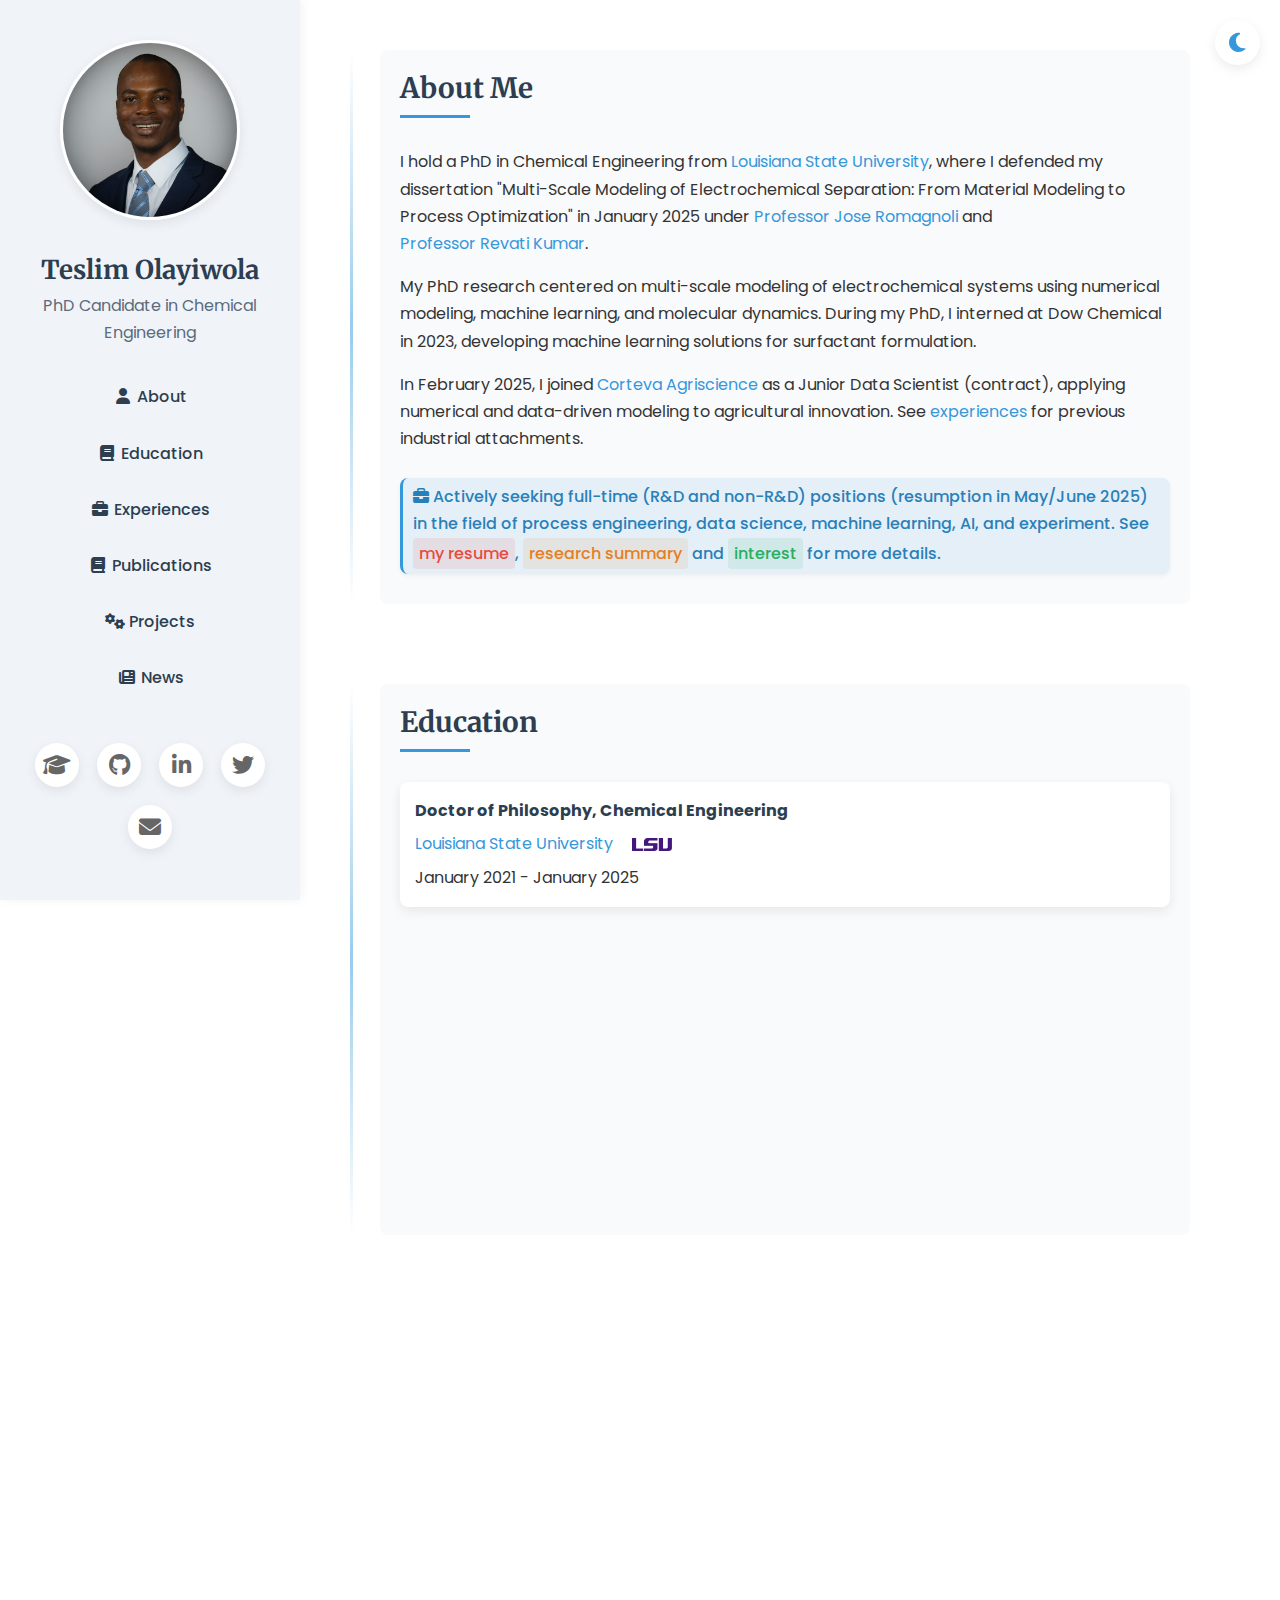
<file: index.html>
<!DOCTYPE HTML>
<html lang="en">
<head>
  <meta http-equiv="Content-Type" content="text/html; charset=UTF-8">
  <title>Teslim Olayiwola | Chemical Engineering</title>
  <meta name="author" content="Teslim Olayiwola">
  <meta name="viewport" content="width=device-width, initial-scale=1">
  <meta name="description" content="Teslim Olayiwola is a PhD candidate in Chemical Engineering at Louisiana State University specializing in multi-scale modeling of electrochemical systems.">
  
  <link rel="stylesheet" type="text/css" href="styles.css">
  <link rel="icon" type="image/jpg" href="data/images/author.jpg">
  <link rel="stylesheet" href="https://cdnjs.cloudflare.com/ajax/libs/font-awesome/6.4.0/css/all.min.css">
</head>

<body>
  <!-- Theme Toggle Button -->
  <div class="theme-toggle" id="theme-toggle" aria-label="Toggle dark mode">
    <i class="fas fa-moon"></i>
  </div>

  <!-- Back to top button -->
  <div class="back-to-top" id="backToTop">
    <i class="fas fa-arrow-up"></i>
  </div>
  
  <!-- Sidebar Placeholder -->
  <div id="sidebar-placeholder">
    <p>Loading sidebar...</p>
  </div>
  
  <!-- Main Content -->
  <main class="main-content">
    <div id="about-placeholder">
      <p>Loading about section...</p>
    </div>
    <div id="educations-placeholder">
      <p>Loading educations...</p>
    </div>
    <div id="experiences-placeholder">
      <p>Loading work experiences...</p>
    </div>
    <div id="publications-placeholder">
      <p>Loading publications...</p>
    </div>
    <div id="projects-placeholder">
      <p>Loading projects...</p>
    </div>
    <div id="news-placeholder">
      <p>Loading news...</p>
    </div>
  </main>
  
  <!-- JavaScript -->
  <script src="scripts.js"></script>
</body>
</html>
</file>
<file: styles.css>
/* Import modern fonts: Poppins and Merriweather */
@import url('https://fonts.googleapis.com/css2?family=Poppins:wght@300;400;500;600;700&family=Merriweather:ital,wght@0,300;0,400;0,700;1,400&display=swap');

:root {
  /* Light mode variables */
  --main-color-light: #2c3e50;
  --secondary-color-light: #34495e;
  --accent-color-light: #3498db;
  --accent-hover-light: #2980b9;
  --bg-color-light: #ffffff;
  --bg-secondary-light: #f8f9fa;
  --sidebar-bg-light: #f0f4f8;
  --card-bg-light: #ffffff;
  --text-color-light: #333333;
  --text-secondary-light: #666666;
  --border-color-light: #e0e0e0;
  --highlight-color-light: rgba(52, 152, 219, 0.1);
  --highlight-text-light: #2980b9;
  --shadow-light: 0 4px 12px rgba(0, 0, 0, 0.08);
  --about-bg-light: #f9fafc; /* Soft off-white */
  --publications-bg-light: #f5f8f5; /* Light green tint */
  --news-bg-light: #fef9f5; /* Light peach tint */

  /* Dark mode variables */
  --main-color-dark: #e0e0e0;
  --secondary-color-dark: #b0b0b0;
  --accent-color-dark: #64b5f6;
  --accent-hover-dark: #90caf9;
  --bg-color-dark: #121212;
  --bg-secondary-dark: #1e1e1e;
  --sidebar-bg-dark: #1a1a1a;
  --card-bg-dark: #2d2d2d;
  --text-color-dark: #e0e0e0;
  --text-secondary-dark: #b0b0b0;
  --border-color-dark: #444444;
  --highlight-color-dark: rgba(100, 181, 246, 0.2);
  --highlight-text-dark: #90caf9;
  --shadow-dark: 0 4px 12px rgba(0, 0, 0, 0.3);
  --about-bg-dark: #1c2526; /* Dark teal-gray */
  --publications-bg-dark: #252b25; /* Dark green-gray */
  --news-bg-dark: #2b2523; /* Dark reddish-gray */

  /* Shared structure variables */
  --sidebar-width: 300px;
  --content-width: calc(100% - var(--sidebar-width) - 60px);
  --content-max-width: 850px;
  --transition-speed: 0.3s;
  --border-radius: 8px;
}

/* Default to light theme */
:root {
  --main-color: var(--main-color-light);
  --secondary-color: var(--secondary-color-light);
  --accent-color: var(--accent-color-light);
  --accent-hover: var(--accent-hover-light);
  --bg-color: var(--bg-color-light);
  --bg-secondary: var(--bg-secondary-light);
  --sidebar-bg: var(--sidebar-bg-light);
  --card-bg: var(--card-bg-light);
  --text-color: var(--text-color-light);
  --text-secondary: var(--text-secondary-light);
  --border-color: var(--border-color-light);
  --highlight-color: var(--highlight-color-light);
  --highlight-text: var(--highlight-text-light);
  --shadow: var(--shadow-light);
  --about-bg: var(--about-bg-light);
  --publications-bg: var(--publications-bg-light);
  --news-bg: var(--news-bg-light);
}

/* Dark theme class */
.dark-theme {
  --main-color: var(--main-color-dark);
  --secondary-color: var(--secondary-color-dark);
  --accent-color: var(--accent-color-dark);
  --accent-hover: var(--accent-hover-dark);
  --bg-color: var(--bg-color-dark);
  --bg-secondary: var(--bg-secondary-dark);
  --sidebar-bg: var(--sidebar-bg-dark);
  --card-bg: var(--card-bg-dark);
  --text-color: var(--text-color-dark);
  --text-secondary: var(--text-secondary-dark);
  --border-color: var(--border-color-dark);
  --highlight-color: var(--highlight-color-dark);
  --highlight-text: var(--highlight-text-dark);
  --shadow: var(--shadow-dark);
  --about-bg: var(--about-bg-dark);
  --publications-bg: var(--publications-bg-dark);
  --news-bg: var(--news-bg-dark);
}

/* Base styles */
* {
  box-sizing: border-box;
  margin: 0;
  padding: 0;
  transition: background-color var(--transition-speed) ease,
              color var(--transition-speed) ease,
              border-color var(--transition-speed) ease,
              box-shadow var(--transition-speed) ease;
}

html {
  scroll-behavior: smooth;
  scroll-padding-top: 30px; /* For fixed header offset */
}

body {
  font-family: 'Poppins', sans-serif;
  line-height: 1.7;
  color: var(--text-color);
  background-color: var(--bg-color);
  display: flex;
  margin: 0;
  padding: 0;
  min-height: 100vh;
  overflow-x: hidden;
}

/* Typography */
h1, h2, h3, h4, h5, h6 {
  font-family: 'Merriweather', serif;
  font-weight: 700;
  color: var(--main-color);
  line-height: 1.3;
}

p {
  margin-bottom: 1rem;
  font-size: 16px;
  color: var(--text-color);
}

a {
  color: var(--accent-color);
  text-decoration: none;
  position: relative;
  transition: all var(--transition-speed) ease;
}

a:hover, a:focus {
  color: var(--accent-hover);
}

/* Content link underline effect */
.main-content a:not(.social-link):not(.no-underline) {
  position: relative;
  display: inline-block;
}

.main-content a:not(.social-link):not(.no-underline)::after {
  content: '';
  position: absolute;
  width: 100%;
  transform: scaleX(0);
  height: 2px;
  bottom: -2px;
  left: 0;
  background-color: var(--accent-color);
  transform-origin: bottom right;
  transition: transform 0.3s ease-out;
}

.main-content a:not(.social-link):not(.no-underline):hover::after {
  transform: scaleX(1);
  transform-origin: bottom left;
}

/* Theme Toggle */
.theme-toggle {
  position: fixed;
  top: 20px;
  right: 20px;
  z-index: 1000;
  width: 45px;
  height: 45px;
  border-radius: 50%;
  background-color: var(--card-bg);
  display: flex;
  align-items: center;
  justify-content: center;
  cursor: pointer;
  box-shadow: var(--shadow);
  transition: transform 0.3s ease, box-shadow 0.3s ease;
}

.theme-toggle:hover {
  transform: scale(1.1);
  box-shadow: 0 6px 16px rgba(0, 0, 0, 0.15);
}

.theme-toggle i {
  font-size: 22px;
  color: var(--accent-color);
}

/* Sidebar Styling */
.sidebar {
  width: var(--sidebar-width);
  height: 100vh;
  position: fixed;
  background-color: var(--sidebar-bg);
  padding: 40px 25px;
  overflow-y: auto;
  display: flex;
  flex-direction: column;
  align-items: center;
  text-align: center;
  z-index: 100;
  box-shadow: 2px 0 10px rgba(0, 0, 0, 0.05);
}

.sidebar-content {
  display: flex;
  flex-direction: column;
  align-items: center;
  width: 100%;
  animation: fadeIn 0.8s ease-out;
}

.profile-image img {
  width: 180px;
  height: 180px;
  border-radius: 50%;
  object-fit: cover;
  margin-bottom: 25px;
  border: 3px solid var(--bg-color);
  box-shadow: var(--shadow);
  transition: transform 0.4s ease, box-shadow 0.4s ease;
}

.profile-image img:hover {
  transform: scale(1.05);
  box-shadow: 0 8px 20px rgba(0, 0, 0, 0.15);
}

.sidebar h1 {
  font-size: 26px;
  font-weight: 700;
  margin-bottom: 5px;
  color: var(--main-color);
}

.sidebar .title {
  font-size: 16px;
  color: var(--secondary-color);
  margin-bottom: 25px;
  font-weight: 400;
  opacity: 0.8;
}

.sidebar-nav {
  margin-top: 20px;
  width: 100%;
}

.sidebar-nav a {
  display: block;
  padding: 12px 0;
  margin: 5px 0;
  text-decoration: none;
  color: var(--main-color);
  font-weight: 500;
  transition: all var(--transition-speed) ease;
  border-radius: var(--border-radius);
  background-color: transparent;
}

.sidebar-nav a:hover {
  color: var(--accent-color);
  transform: translateX(5px);
  background-color: rgba(52, 152, 219, 0.05);
}

/* Education Section in Sidebar */
.education {
  margin-top: 20px;
  text-align: left;
  width: 100%;
}

.education h3 {
  font-size: 18px;
  color: var(--main-color);
  margin-bottom: 15px;
  border-bottom: 2px solid var(--accent-color);
  padding-bottom: 5px;
}

.education ul {
  list-style: none;
  padding: 0;
}

.education li {
  margin-bottom: 15px;
  font-size: 14px;
  color: var(--text-color);
}

.education li strong {
  color: var(--main-color);
  font-weight: 600;
}

.social-links {
  display: flex;
  justify-content: center;
  gap: 18px;
  margin-top: 40px;
  margin-bottom: 20px;
  flex-wrap: wrap;
}

.social-links a {
  color: var(--text-secondary);
  font-size: 22px;
  transition: all var(--transition-speed) ease;
  width: 44px;
  height: 44px;
  border-radius: 50%;
  display: flex;
  align-items: center;
  justify-content: center;
  background-color: var(--bg-color);
  box-shadow: var(--shadow);
}

.social-links a:hover {
  color: var(--accent-color);
  transform: translateY(-5px);
  box-shadow: 0 8px 15px rgba(0, 0, 0, 0.1);
}

.sidebar-contact {
  margin-top: 10px;
  font-size: 14px;
  color: var(--text-secondary);
}

/* Main Content Styling */
.main-content {
  width: var(--content-width);
  max-width: var(--content-max-width);
  margin-left: calc(var(--sidebar-width) + 60px);
  padding: 50px 20px 40px;
  min-height: 100vh;
  animation: slideInUp 0.6s ease-out;
}

.section {
  margin-bottom: 80px;
  position: relative;
  padding: 20px;
  border-radius: var(--border-radius);
}

/* Section-specific background colors */
#about {
  background-color: var(--about-bg);
}

#education {
  background-color: var(--about-bg); /* Reusing about-bg for consistency */
}

#experiences {
  background-color: var(--about-bg); /* Reusing about-bg for consistency */
}

#publications {
  background-color: var(--publications-bg);
}

#news {
  background-color: var(--news-bg);
}

.section-title {
  font-size: 28px;
  margin-bottom: 30px;
  position: relative;
  padding-bottom: 12px;
  display: inline-block;
}

.section-title::after {
  content: '';
  position: absolute;
  bottom: 0;
  left: 0;
  width: 70px;
  height: 3px;
  background-color: var(--accent-color);
  transition: width 0.3s ease;
}

.section-title:hover::after {
  width: 100%;
}

.section::before {
  content: "";
  position: absolute;
  top: 0;
  left: -30px;
  width: 3px;
  height: 100%;
  background: linear-gradient(to bottom, transparent, var(--accent-color), transparent);
  opacity: 0.5;
}

/* Highlight */
.highlight {
  background-color: var(--highlight-color);
  padding: 5px 10px;
  border-radius: var(--border-radius);
  font-weight: 500;
  color: var(--highlight-text);
  display: inline-block;
  margin: 10px 0;
  box-shadow: 0 2px 5px rgba(0, 0, 0, 0.05);
  border-left: 3px solid var(--accent-color);
}

/* Custom highlight colors for links */
.highlight-red {
  color: #e74c3c; /* Red color for resume */
  background-color: rgba(231, 76, 60, 0.1); /* Light red background */
  padding: 2px 6px; /* Small padding for highlight effect */
  border-radius: 4px; /* Rounded corners */
  transition: all var(--transition-speed) ease;
}

.highlight-red:hover {
  color: #c0392b; /* Darker red on hover */
  background-color: rgba(231, 76, 60, 0.2);
}

.highlight-green {
  color: #27ae60; /* Green color for interest */
  background-color: rgba(39, 174, 96, 0.1); /* Light green background */
  padding: 2px 6px; /* Small padding for highlight effect */
  border-radius: 4px; /* Rounded corners */
  transition: all var(--transition-speed) ease;
}

.highlight-green:hover {
  color: #219653; /* Darker green on hover */
  background-color: rgba(39, 174, 96, 0.2);
}

.highlight-orange {
  color: #e67e22; /* Orange color */
  background-color: rgba(230, 126, 34, 0.1); /* Light orange background */
  padding: 2px 6px; /* Small padding for highlight effect */
  border-radius: 4px; /* Rounded corners */
  transition: all var(--transition-speed) ease;
}

.highlight-orange:hover {
  color: #d35400; /* Darker orange on hover */
  background-color: rgba(230, 126, 34, 0.2);
}

/* Ensure links in highlight div don't get the default underline effect */
.highlight a {
  text-decoration: none; /* Remove default underline */
}

/* Dark theme adjustments for custom highlights */
.dark-theme .highlight-red {
  color: #ff6b6b; /* Lighter red for dark mode */
  background-color: rgba(255, 107, 107, 0.2);
}

.dark-theme .highlight-red:hover {
  color: #ff8787;
  background-color: rgba(255, 107, 107, 0.3);
}

.dark-theme .highlight-green {
  color: #2ecc71; /* Lighter green for dark mode */
  background-color: rgba(46, 204, 113, 0.2);
}

.dark-theme .highlight-green:hover {
  color: #54d98c;
  background-color: rgba(46, 204, 113, 0.3);
}

.dark-theme .highlight-orange {
  color: #f39c12; /* Lighter orange for dark mode */
  background-color: rgba(243, 156, 18, 0.2);
}

.dark-theme .highlight-orange:hover {
  color: #f1c40f;
  background-color: rgba(243, 156, 18, 0.3);
}

/* Education Section Styling */
#education ul {
  list-style-type: none;
  padding-left: 0;
}

#education li {
  margin-bottom: 20px;
  padding: 15px;
  background-color: var(--card-bg);
  border-radius: var(--border-radius);
  box-shadow: var(--shadow);
  transition: transform 0.3s ease, box-shadow 0.3s ease;
}

#education li:hover {
  transform: translateY(-5px);
  box-shadow: 0 10px 20px rgba(0, 0, 0, 0.1);
}

#education li strong {
  font-size: 16px;
  color: var(--main-color);
}

/* Affiliation Logos in Education and Experiences Sections */
.affiliation-logo {
  width: 40px; /* Resized from 50px */
  height: 40px; /* Resized from 50px */
  vertical-align: middle; /* Aligns logo with university/company name */
  margin-left: 15px; /* Space between name and logo */
  margin-right: 5px; /* Small gap after logo */
  object-fit: contain; /* Ensures logos scale without distortion */
  transition: transform 0.3s ease; /* Smooth hover effect */
}

#education li:hover .affiliation-logo,
.timeline li:hover .affiliation-logo {
  transform: scale(1.1); /* Slight zoom on hover */
}

/* Experiences Timeline Styling */
.timeline {
  list-style-type: none;
  padding-left: 0;
  position: relative;
}

.timeline::before {
  content: "";
  position: absolute;
  top: 0;
  bottom: 0;
  left: 10px;
  width: 2px;
  background-color: var(--accent-color);
  opacity: 0.3;
}

.timeline li {
  position: relative;
  padding-left: 40px;
  margin-bottom: 20px;
  line-height: 1.5;
  padding-bottom: 15px;
  background-color: var(--card-bg);
  border-radius: var(--border-radius);
  box-shadow: var(--shadow);
  transition: transform 0.3s ease, box-shadow 0.3s ease;
}

.timeline li:hover {
  transform: translateX(5px);
  box-shadow: 0 10px 20px rgba(0, 0, 0, 0.1);
}

.timeline li:before {
  content: "";
  position: absolute;
  left: 4px;
  top: 6px;
  width: 14px;
  height: 14px;
  border-radius: 50%;
  background-color: var(--accent-color);
  z-index: 1;
  box-shadow: 0 0 0 4px var(--highlight-color);
}

.timeline li strong {
  font-size: 16px;
  color: var(--main-color);
}

/* Publications Styling */
.publications ol {
  list-style-position: outside;
  padding-left: 20px;
  counter-reset: pub-counter;
}

.publications li {
  margin-bottom: 25px;
  position: relative;
  padding: 20px 25px;
  background-color: var(--card-bg);
  border-radius: var(--border-radius);
  box-shadow: var(--shadow);
  transition: transform 0.3s ease, box-shadow 0.3s ease;
  counter-increment: pub-counter;
}

.publications li::before {
  content: counter(pub-counter);
  position: absolute;
  left: -12px;
  top: 50%;
  transform: translateY(-50%);
  background-color: var(--accent-color);
  color: white;
  width: 25px;
  height: 25px;
  border-radius: 50%;
  display: flex;
  align-items: center;
  justify-content: center;
  font-size: 14px;
  font-weight: bold;
}

.publications li:hover {
  transform: translateY(-5px);
  box-shadow: 0 10px 20px rgba(0, 0, 0, 0.1);
}

.pub-title {
  font-weight: 600;
  font-size: 18px;
  margin-bottom: 8px;
  color: var(--main-color);
  line-height: 1.4;
}

.pub-authors {
  font-size: 15px;
  margin-bottom: 6px;
  color: var(--text-color);
}

.pub-venue {
  font-size: 14px;
  font-style: italic;
  color: var(--text-secondary);
}

.pub-category {
  font-weight: 700;
  margin-top: 35px;
  margin-bottom: 20px;
  color: var(--accent-color);
  font-size: 20px;
  padding-left: 15px;
  border-left: 4px solid var(--accent-color);
  position: relative;
  background-color: var(--card-bg);
  padding: 10px 20px;
  border-radius: var(--border-radius);
  box-shadow: var(--shadow);
}

/* News Styling */
.news ul {
  list-style-type: none;
  padding-left: 0;
  position: relative;
}

.news ul::before {
  content: "";
  position: absolute;
  top: 0;
  bottom: 0;
  left: 10px;
  width: 2px;
  background-color: var(--accent-color);
  opacity: 0.3;
}

.news li {
  position: relative;
  padding-left: 40px;
  margin-bottom: 20px;
  line-height: 1.5;
  padding-bottom: 15px;
  transition: transform 0.3s ease;
}

.news li:hover {
  transform: translateX(5px);
}

.news li:before {
  content: "";
  position: absolute;
  left: 4px;
  top: 6px;
  width: 14px;
  height: 14px;
  border-radius: 50%;
  background-color: var(--accent-color);
  z-index: 1;
  box-shadow: 0 0 0 4px var(--highlight-color);
}

.news-date {
  font-weight: 600;
  color: var(--accent-color);
  margin-right: 10px;
  display: inline-block;
  position: relative;
}

/* Back to top button */
.back-to-top {
  position: fixed;
  bottom: 30px;
  right: 30px;
  width: 50px;
  height: 50px;
  border-radius: 50%;
  background-color: var(--accent-color);
  color: white;
  display: flex;
  align-items: center;
  justify-content: center;
  cursor: pointer;
  box-shadow: var(--shadow);
  opacity: 0;
  visibility: hidden;
  transition: all 0.3s ease;
  z-index: 99;
}

.back-to-top.visible {
  opacity: 1;
  visibility: visible;
}

.back-to-top:hover {
  background-color: var(--accent-hover);
  transform: translateY(-5px);
}

/* Animations */
@keyframes fadeIn {
  from { opacity: 0; }
  to { opacity: 1; }
}

@keyframes slideInUp {
  from {
    transform: translateY(30px);
    opacity: 0;
  }
  to {
    transform: translateY(0);
    opacity: 1;
  }
}

.animate-on-scroll {
  opacity: 0;
  transform: translateY(20px);
  transition: opacity 0.6s ease, transform 0.6s ease;
}

.animate-on-scroll.visible {
  opacity: 1;
  transform: translateY(0);
}

/* Responsive */
@media (max-width: 1200px) {
  :root {
    --sidebar-width: 250px;
  }
  
  .main-content {
    width: calc(100% - var(--sidebar-width) - 40px);
    margin-left: calc(var(--sidebar-width) + 40px);
  }
}

@media (max-width: 992px) {
  body {
    display: block;
  }
  
  :root {
    --sidebar-width: 100%;
  }
  
  .sidebar {
    position: relative;
    width: 100%;
    height: auto;
    padding: 30px 20px;
    box-shadow: 0 2px 10px rgba(0, 0, 0, 0.05);
  }
  
  .sidebar-content {
    flex-direction: row;
    flex-wrap: wrap;
    justify-content: center;
    gap: 20px;
  }
  
  .profile-info {
    text-align: center;
    max-width: 500px;
  }
  
  .sidebar-nav {
    display: flex;
    flex-wrap: wrap;
    justify-content: center;
    gap: 10px;
    margin-top: 20px;
  }
  
  .sidebar-nav a {
    display: inline-block;
    padding: 8px 15px;
    margin: 5px;
    border-radius: 20px;
    background-color: var(--card-bg);
    box-shadow: var(--shadow);
  }
  
  .sidebar-nav a:hover {
    transform: translateY(-3px);
    background-color: var(--accent-color);
    color: white;
  }
  
  .main-content {
    width: 100%;
    margin-left: 0;
    padding: 30px 20px;
    max-width: 800px;
    margin: 0 auto;
  }
}

@media (max-width: 768px) {
  .sidebar-content {
    flex-direction: column;
  }
  
  .profile-image img {
    width: 150px;
    height: 150px;
  }
  
  .sidebar h1 {
    font-size: 24px;
  }
  
  .section-title {
    font-size: 24px;
  }
  
  .pub-title {
    font-size: 16px;
  }
  
  .pub-category {
    font-size: 18px;
  }
  
  .publications li {
    padding: 15px;
  }
  
  .social-links {
    gap: 12px;
  }
  
  .social-links a {
    width: 38px;
    height: 38px;
    font-size: 18px;
  }
  
  .theme-toggle {
    top: 10px;
    right: 10px;
    width: 40px;
    height: 40px;
  }
}

/* Print styles */
@media print {
  body {
    display: block;
  }
  
  .sidebar {
    position: relative;
    width: 100%;
    height: auto;
    box-shadow: none;
  }
  
  .main-content {
    width: 100%;
    margin-left: 0;
  }
  
  .theme-toggle, .back-to-top {
    display: none;
  }
  
  a {
    color: #000 !important;
    text-decoration: underline;
  }
  
  .publications li, .news li, .highlight, #education li, .timeline li {
    box-shadow: none;
    break-inside: avoid;
  }
  
  .section::before {
    display: none;
  }
  
  /* Reset section backgrounds for printing */
  #about, #education, #experiences, #publications, #news {
    background-color: transparent;
  }
}
</file>
